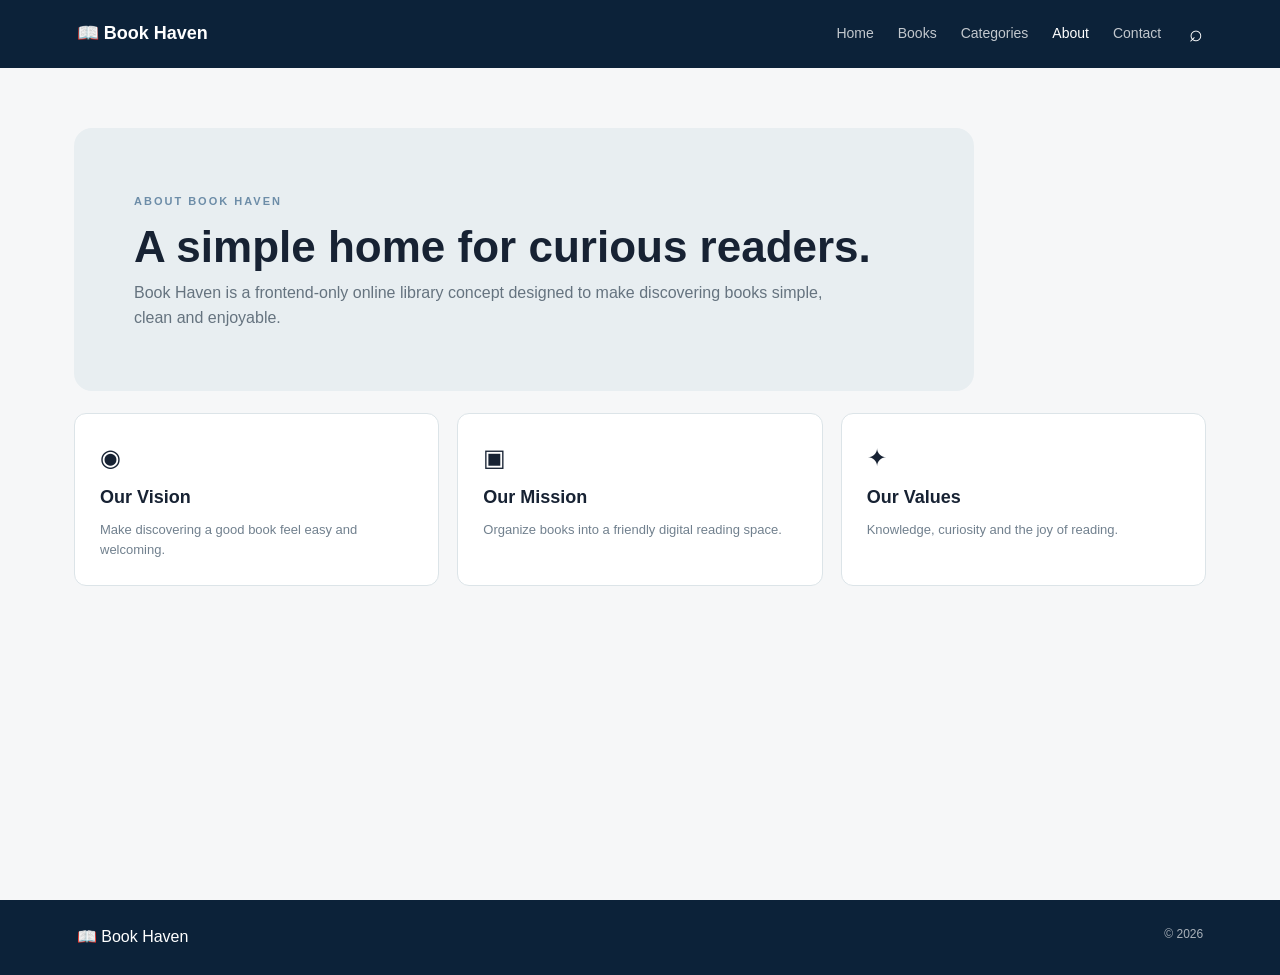
<file: about.html>
<!doctype html><html lang="en"><head><meta charset="UTF-8"><meta name="viewport" content="width=device-width,initial-scale=1"><title>About | Book Haven</title><link rel="stylesheet" href="styles.css"></head><body><header class="nav"><a class="brand" href="index.html">📖 Book Haven</a><nav><a href="index.html">Home</a><a href="books.html">Books</a><a href="categories.html">Categories</a><a class="active" href="about.html">About</a><a href="contact.html">Contact</a></nav><a href="books.html" class="search">⌕</a></header><main class="page"><section class="about"><small>ABOUT BOOK HAVEN</small><h1>A simple home for curious readers.</h1><p>Book Haven is a frontend-only online library concept designed to make discovering books simple, clean and enjoyable.</p></section><div class="about-grid"><article>◉<h3>Our Vision</h3><p>Make discovering a good book feel easy and welcoming.</p></article><article>▣<h3>Our Mission</h3><p>Organize books into a friendly digital reading space.</p></article><article>✦<h3>Our Values</h3><p>Knowledge, curiosity and the joy of reading.</p></article></div></main><footer>📖 Book Haven <span>© 2026</span></footer></body></html>
</file>
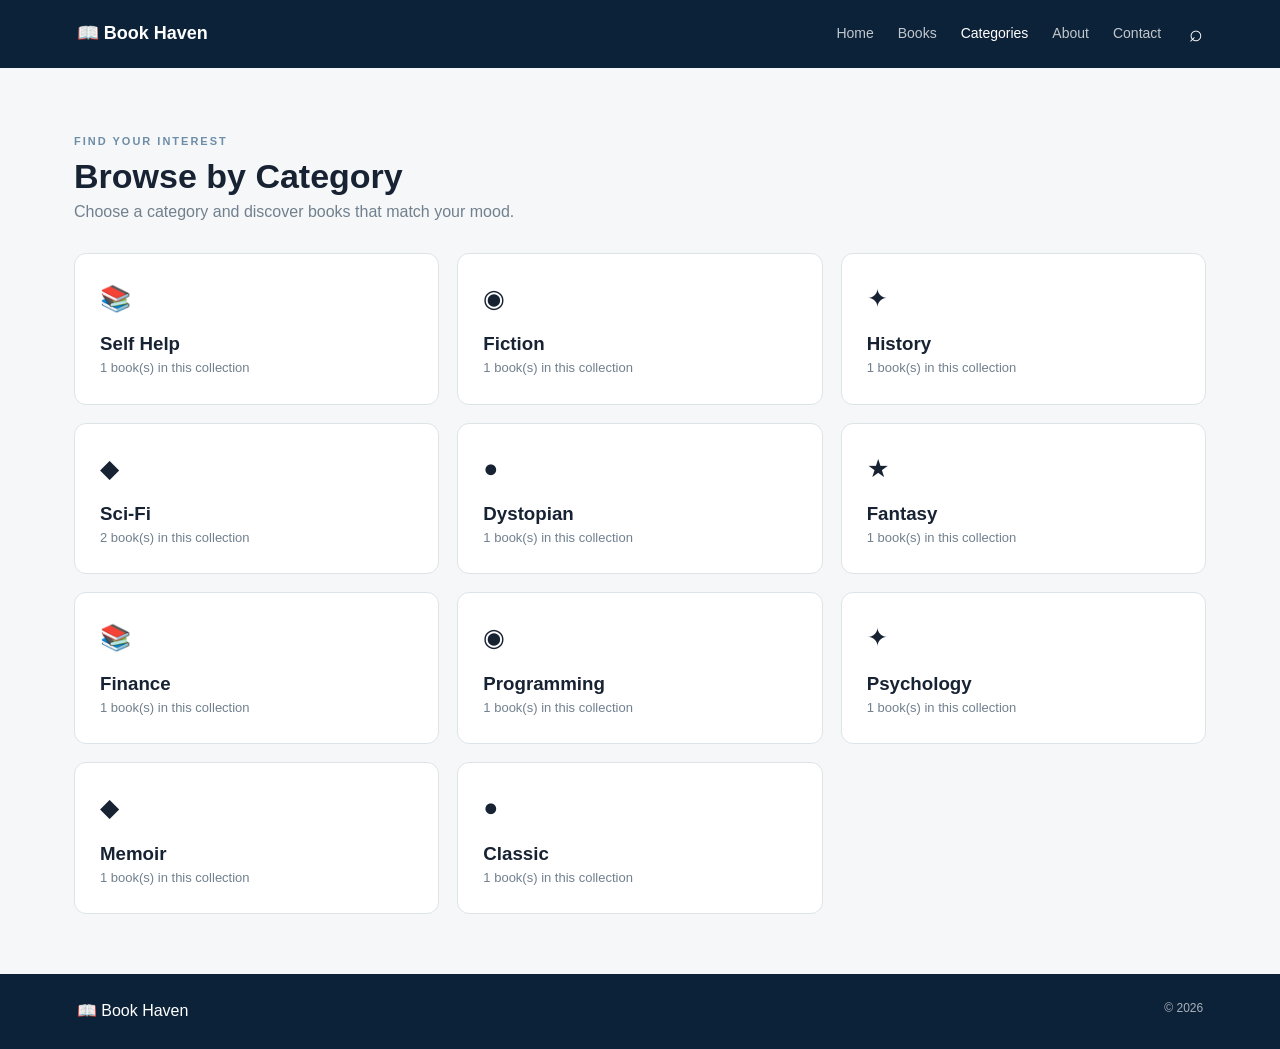
<file: categories.html>
<!doctype html><html lang="en"><head><meta charset="UTF-8"><meta name="viewport" content="width=device-width,initial-scale=1"><title>Categories | Book Haven</title><link rel="stylesheet" href="styles.css"></head><body><header class="nav"><a class="brand" href="index.html">📖 Book Haven</a><nav><a href="index.html">Home</a><a href="books.html">Books</a><a class="active" href="categories.html">Categories</a><a href="about.html">About</a><a href="contact.html">Contact</a></nav><a href="books.html" class="search">⌕</a></header><main class="page"><div class="heading"><div><small>FIND YOUR INTEREST</small><h1>Browse by Category</h1><p>Choose a category and discover books that match your mood.</p></div></div><div id="categories" class="categories"></div></main><footer>📖 Book Haven <span>© 2026</span></footer><script src="app.js"></script></body></html>
</file>
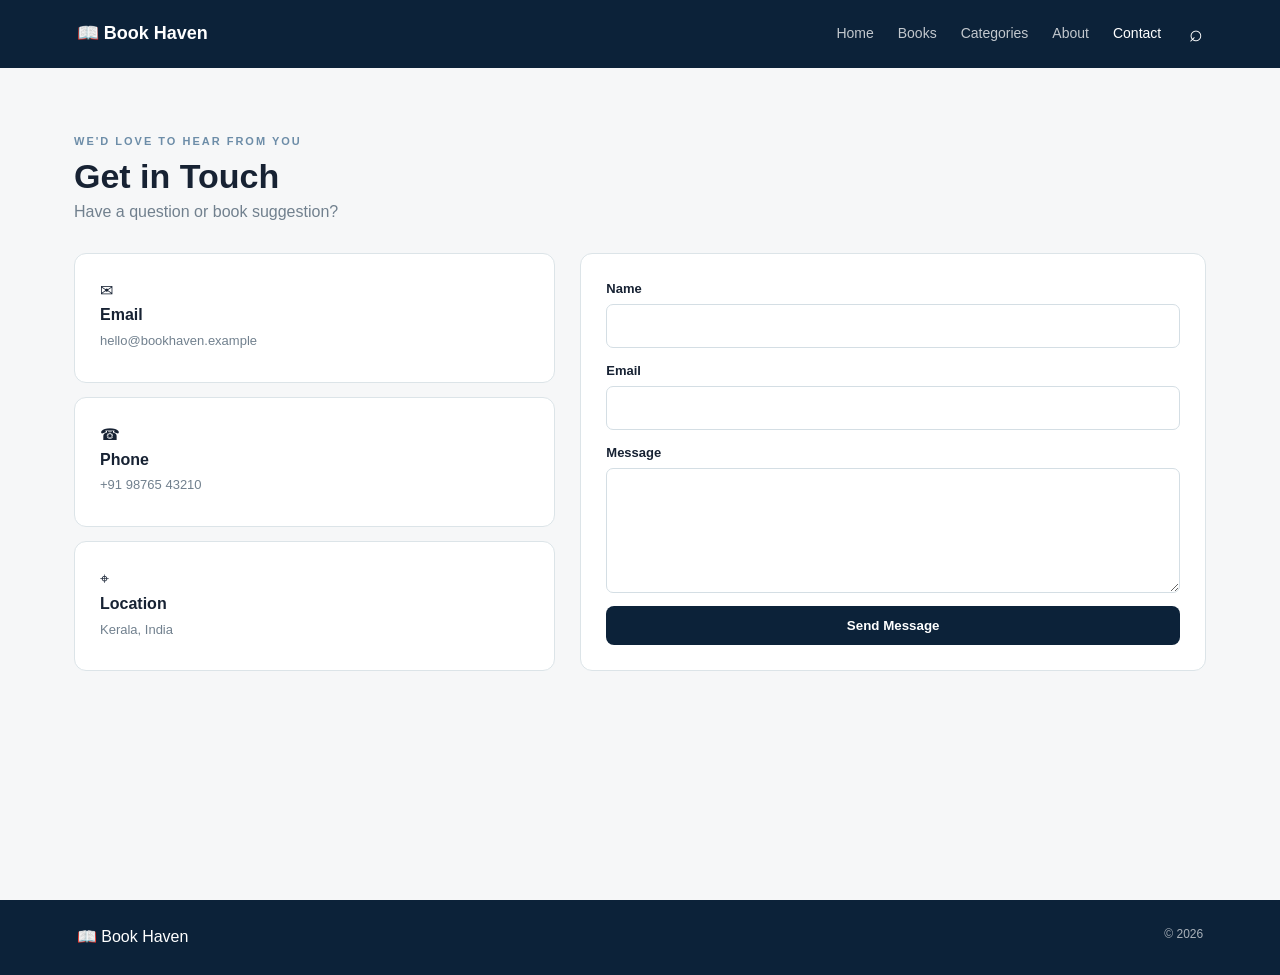
<file: contact.html>
<!doctype html><html lang="en"><head><meta charset="UTF-8"><meta name="viewport" content="width=device-width,initial-scale=1"><title>Contact | Book Haven</title><link rel="stylesheet" href="styles.css"></head><body><header class="nav"><a class="brand" href="index.html">📖 Book Haven</a><nav><a href="index.html">Home</a><a href="books.html">Books</a><a href="categories.html">Categories</a><a href="about.html">About</a><a class="active" href="contact.html">Contact</a></nav><a href="books.html" class="search">⌕</a></header><main class="page"><div class="heading"><div><small>WE'D LOVE TO HEAR FROM YOU</small><h1>Get in Touch</h1><p>Have a question or book suggestion?</p></div></div><div class="contact"><div class="info"><article>✉ <b>Email</b><span>hello@bookhaven.example</span></article><article>☎ <b>Phone</b><span>+91 98765 43210</span></article><article>⌖ <b>Location</b><span>Kerala, India</span></article></div><form id="contactForm"><label>Name<input required></label><label>Email<input type="email" required></label><label>Message<textarea rows="5" required></textarea></label><button>Send Message</button><p id="sent" class="success hidden">Message received! This is a frontend demo.</p></form></div></main><footer>📖 Book Haven <span>© 2026</span></footer><script src="app.js"></script></body></html>
</file>
<file: styles.css>
*{box-sizing:border-box;margin:0}body{font-family:Inter,Arial,sans-serif;background:#f6f7f8;color:#172233;line-height:1.55}.nav{height:68px;background:#0c2239;color:#fff;display:flex;align-items:center;padding:0 6%;gap:28px;position:sticky;top:0;z-index:5}.brand{font-weight:800;font-size:18px;margin-right:auto}.nav nav{display:flex;gap:24px;font-size:14px}.nav nav a{opacity:.75}.nav nav a:hover,.nav nav .active{opacity:1}.search{font-size:23px}.hero{min-height:550px;display:grid;place-items:center;text-align:center;color:white;background:linear-gradient(90deg,#071a2de8,#071a2d66),url('https://images.unsplash.com/photo-1507842217343-583bb7270b66?auto=format&fit=crop&w=1800&q=85') center/cover}.hero>div{padding:60px 20px}.hero small,.heading small,.about small{letter-spacing:2px;font-weight:800;color:#6d8da8;font-size:11px}.hero small{color:#d9e4eb}.hero h1{font-size:50px;line-height:1.05;margin:12px}.hero h1 b{color:#f1eee4}.hero p{font-size:18px}.hero form{display:flex;background:#fff;padding:5px;border-radius:9px;max-width:600px;margin:27px auto;color:#111}.hero input{flex:1;border:0;outline:0;padding:13px}.hero button{background:#0c2239;color:#fff;border:0;border-radius:7px;width:50px;font-size:20px}.hero-points{display:flex;justify-content:center;gap:35px;flex-wrap:wrap;margin-top:25px}.hero-points span{display:grid;grid-template-columns:25px auto;text-align:left}.hero-points b{font-size:13px}.hero-points em{grid-column:2;font-style:normal;font-size:11px;color:#c9d6df}.section,.page{max-width:1180px;margin:auto;padding:60px 24px;min-height:calc(100vh - 68px)}.heading{display:flex;justify-content:space-between;align-items:end;gap:20px;margin-bottom:28px}.heading h1,.heading h2{font-size:34px;line-height:1.15;margin:4px 0}.heading p{color:#71808e}.heading a{font-weight:700;color:#294b66}.grid{display:grid;grid-template-columns:repeat(4,1fr);gap:20px}.card{background:white;border:1px solid #dfe5e9;border-radius:12px;padding:12px;transition:.2s}.card:hover{transform:translateY(-4px);box-shadow:0 12px 28px #10283d18}.cover{height:245px;border-radius:8px;padding:18px;display:flex;align-items:end;color:#fff;overflow:hidden;background:linear-gradient(145deg,#183957,#d18b3c)}.cover:nth-child(2n){background:linear-gradient(145deg,#1d4561,#9c4a3b)}.cover h3{font-size:24px;line-height:1.05}.cover p{font-size:11px;margin-top:7px}.card h3{font-size:16px;margin:10px 0 1px}.author{font-size:12px;color:#71808e}.tag{display:inline-block;margin-top:7px;background:#edf2f5;color:#36536a;padding:3px 8px;border-radius:20px;font-size:10px;font-weight:700}.quote{background:#0c2239;color:#fff;text-align:center;padding:55px 20px;font-style:italic;font-size:20px}.quote small{display:block;margin-top:8px;color:#b9c9d5}.tools{display:flex;gap:12px;flex-wrap:wrap;margin-bottom:25px}.tools form{display:flex;flex:1;min-width:260px}.tools input,.tools button,select{padding:11px;border:1px solid #d3dde3}.tools input{flex:1;border-radius:8px 0 0 8px}.tools button{background:#0c2239;color:#fff;border-radius:0 8px 8px 0}.chip{border:1px solid #d3dde3;background:#fff;border-radius:20px;padding:7px 11px;margin:2px;cursor:pointer}.chip.active{background:#0c2239;color:white}.empty{text-align:center;color:#71808e}.hidden{display:none!important}.details{display:grid;grid-template-columns:300px 1fr;gap:55px}.details .cover{height:430px}.details h1{font-size:44px;line-height:1.1;margin:8px 0}.details p{max-width:700px;color:#687681}.rating{color:#e3a523;margin:12px 0}.btn{padding:11px 18px;border:0;border-radius:8px;background:#0c2239;color:#fff;font-weight:700;cursor:pointer}.outline{background:white;color:#0c2239;border:1px solid #cfd9df;margin-left:7px}.stats{display:grid;grid-template-columns:repeat(3,1fr);gap:10px;margin-top:25px}.stat{background:#f0f4f6;padding:14px;border-radius:8px}.stat small{color:#71808e}.categories{display:grid;grid-template-columns:repeat(3,1fr);gap:18px}.category,.about-grid article,.info article{background:#fff;border:1px solid #dce4e8;border-radius:12px;padding:25px;transition:.2s}.category:hover{transform:translateY(-3px)}.category-icon{font-size:25px;margin-bottom:12px}.category p,.about-grid p,.info span{color:#71808e;font-size:13px}.about{background:#e8eef1;border-radius:18px;padding:60px;max-width:900px}.about h1{font-size:44px;line-height:1.1;margin:10px 0}.about p{color:#65737f;max-width:700px}.about-grid{display:grid;grid-template-columns:repeat(3,1fr);gap:18px;margin-top:22px}.about-grid article{font-size:24px}.about-grid h3{font-size:18px;margin:8px 0}.contact{display:grid;grid-template-columns:1fr 1.3fr;gap:25px}.info{display:grid;gap:14px}.info b,.info span{display:block}.info span{margin-top:3px}#contactForm{background:#fff;border:1px solid #dce4e8;border-radius:12px;padding:25px}label{display:block;font-size:13px;font-weight:700;margin-bottom:13px}label input,label textarea{display:block;width:100%;margin-top:5px;padding:11px;border:1px solid #d4dee4;border-radius:7px;font:inherit}#contactForm button{width:100%;padding:12px;border:0;border-radius:8px;background:#0c2239;color:#fff;font-weight:700}.success{color:#287a4b;font-size:13px;margin-top:10px}footer{background:#0c2239;color:#fff;padding:25px 6%;display:flex;justify-content:space-between}footer span{opacity:.65;font-size:12px}@media(max-width:850px){.nav nav{gap:10px;font-size:12px}.grid{grid-template-columns:repeat(2,1fr)}.categories,.about-grid,.contact{grid-template-columns:1fr}.details{grid-template-columns:1fr}.details .cover{max-width:300px}.hero h1{font-size:40px}}@media(max-width:520px){.nav nav{display:none}.grid{grid-template-columns:1fr}.hero-points{display:grid}.about{padding:35px 25px}.about h1{font-size:34px}footer{flex-direction:column;gap:8px}}
/* ===== BOOK HAVEN NAVBAR FIX ===== */

.navbar a,
.navbar a:visited {
    color: #ffffff;
}

.navbar nav a,
.navbar nav a:visited {
    color: #ffffff;
    opacity: 0.85;
}

.navbar nav a:hover,
.navbar nav a.active {
    color: #ffffff;
    opacity: 1;
}
/* ===== REAL BOOK COVERS ===== */

.cover {
    position: relative;
    overflow: hidden;
}

.cover img {
    position: absolute;
    inset: 0;
    width: 100%;
    height: 100%;
    object-fit: cover;
    z-index: 1;
}

.cover::after {
    z-index: 2;
}

.cover .cover-text {
    z-index: 3;
    position: relative;
    text-shadow: 0 2px 5px rgba(0,0,0,.7);
}

.nav-search,
.nav-search:visited {
    color: #ffffff;
}
/* ===== REMOVE BLUE/PURPLE LINKS & UNDERLINES ===== */

a,
a:visited,
a:hover,
a:active {
    color: #ffffff;
    text-decoration: none;
}

/* Navbar */
.navbar a,
.navbar a:visited,
.navbar a:hover,
.navbar a:active {
    color: #ffffff;
    text-decoration: none;
}

/* Book cards */
.card a,
.card a:visited,
.card a:hover,
.card a:active {
    color: #ffffff;
    text-decoration: none;
}

/* Book titles/authors inside cards */
.card h3,
.card .author {
    color: #ffffff;
    text-decoration: none;
}

/* Keep normal page links white too */
main a,
main a:visited,
main a:hover,
main a:active {
    color: #ffffff;
    text-decoration: none;
}

/* BOOK DETAILS POPUP */
.book-details-overlay {
    position: fixed;
    inset: 0;
    z-index: 9999;
    display: flex;
    align-items: center;
    justify-content: center;
    padding: 20px;
    background: rgba(5, 12, 25, 0.82);
    backdrop-filter: blur(8px);
}

.book-details-modal {
    position: relative;
    width: 100%;
    max-width: 760px;
    max-height: 90vh;
    overflow-y: auto;
    padding: 30px;
    border-radius: 20px;
    background: #fffdf8;
    color: #17243b;
    box-shadow: 0 20px 70px rgba(0, 0, 0, 0.35);
}

.book-details-close {
    position: absolute;
    top: 12px;
    right: 16px;
    width: 40px;
    height: 40px;
    border: none;
    border-radius: 50%;
    background: #edf0f5;
    color: #17243b;
    font-size: 26px;
    cursor: pointer;
}

.book-details-content {
    display: grid;
    grid-template-columns: 200px 1fr;
    gap: 28px;
    align-items: start;
    margin-top: 18px;
}

.book-details-cover {
    width: 100%;
    max-height: 310px;
    object-fit: contain;
    border-radius: 10px;
    background: #f0eee8;
}

.book-details-modal h2 {
    margin: 0 45px 8px 0;
    font-size: 28px;
}

.book-details-author {
    color: #657086;
    margin-bottom: 14px;
}

.book-details-tag {
    display: inline-block;
    padding: 6px 12px;
    border-radius: 20px;
    background: #e1f1e8;
    color: #176343;
    font-size: 13px;
    margin-bottom: 14px;
}

.book-details-description {
    line-height: 1.8;
    color: #475166;
}

.book-details-meta {
    display: flex;
    flex-wrap: wrap;
    gap: 12px;
    margin-top: 20px;
}

.book-details-meta span {
    padding: 10px 12px;
    border-radius: 10px;
    background: #f0f2f6;
    font-size: 13px;
}

@media (max-width: 560px) {
    .book-details-modal {
        padding: 22px;
    }

    .book-details-content {
        grid-template-columns: 1fr;
    }

    .book-details-cover {
        max-width: 170px;
    }
}
</file>
